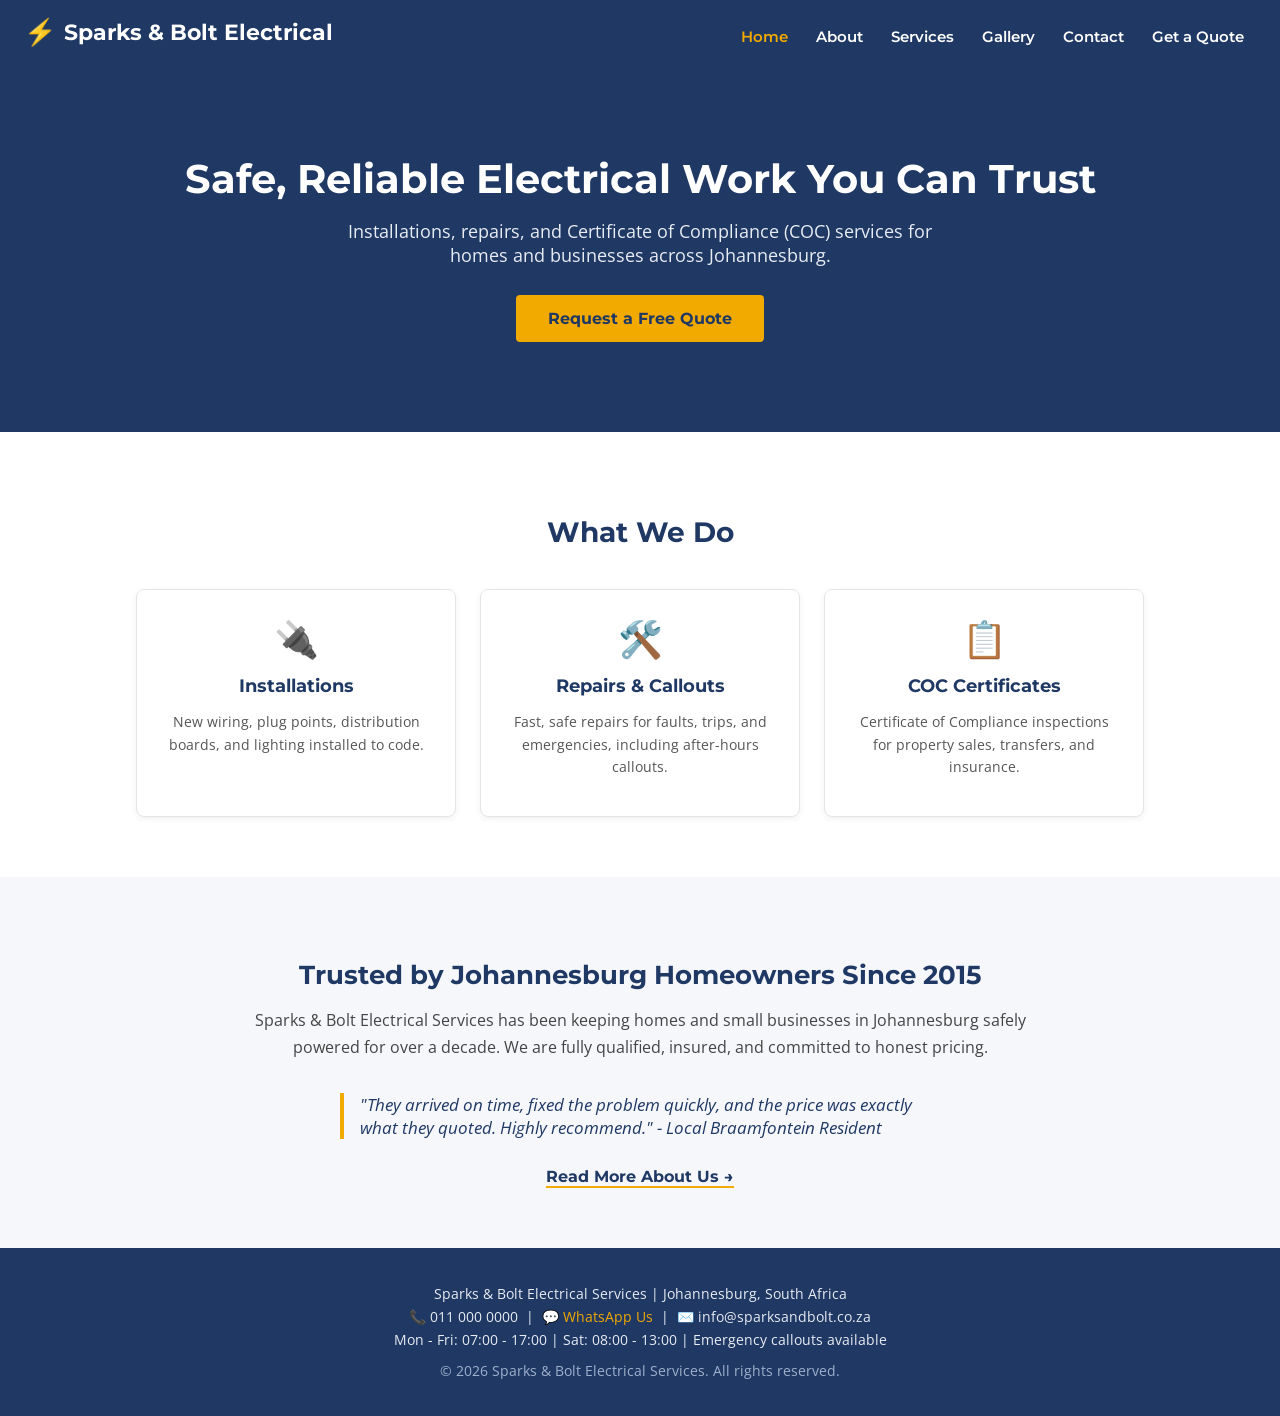
<file: index.html>
<!DOCTYPE html>
<html lang="en">
<head>
  <meta charset="UTF-8">
  <meta name="viewport" content="width=device-width, initial-scale=1.0">
  <title>Sparks & Bolt Electrical Services | Trusted Electricians in Johannesburg</title>
  <meta name="description" content="Sparks & Bolt Electrical Services offers reliable electrical installations, repairs, and Certificate of Compliance (COC) inspections across Johannesburg.">
  <link rel="preconnect" href="https://fonts.googleapis.com">
  <link href="https://fonts.googleapis.com/css2?family=Montserrat:wght@600;700;800&family=Open+Sans:wght@400;600&display=swap" rel="stylesheet">
  <link rel="stylesheet" href="css/style.css">
</head>
<body>

  <!-- ===================== HEADER ===================== -->
  <header class="header">
    <div class="header-brand">
      <span class="header-logo">⚡</span>
      <span class="header-name">Sparks &amp; Bolt Electrical</span>
    </div>

    <!-- ===================== NAVIGATION ===================== -->
    <nav class="nav">
      <a href="index.html" class="nav-link active">Home</a>
      <a href="pages/about.html" class="nav-link">About</a>
      <a href="pages/services.html" class="nav-link">Services</a>
      <a href="pages/gallery.html" class="nav-link">Gallery</a>
      <a href="pages/contact.html" class="nav-link">Contact</a>
      <!-- Added Get a Quote link here -->
      <a href="pages/enquiry.html" style="color:#FFFFFF; text-decoration:none; font-family:'Montserrat', sans-serif; font-weight:600; margin:0 12px; font-size:15px;">Get a Quote</a>
    </nav>
  </header>

  <main>
    <!-- ===================== HERO ===================== -->
    <section class="hero">
      <h1 class="hero-title">Safe, Reliable Electrical Work You Can Trust</h1>
      <p class="hero-text">Installations, repairs, and Certificate of Compliance (COC) services for homes and businesses across Johannesburg.</p>
      <a href="pages/contact.html" class="btn-primary">Request a Free Quote</a>
    </section>

    <!-- ===================== SERVICE HIGHLIGHTS ===================== -->
    <section class="section">
      <h2 class="section-title">What We Do</h2>
      <div class="services-grid">

        <div class="service-card">
          <div class="service-icon">🔌</div>
          <h3 class="service-title">Installations</h3>
          <p class="service-text">New wiring, plug points, distribution boards, and lighting installed to code.</p>
        </div>

        <div class="service-card">
          <div class="service-icon">🛠️</div>
          <h3 class="service-title">Repairs &amp; Callouts</h3>
          <p class="service-text">Fast, safe repairs for faults, trips, and emergencies, including after-hours callouts.</p>
        </div>

        <div class="service-card">
          <div class="service-icon">📋</div>
          <h3 class="service-title">COC Certificates</h3>
          <p class="service-text">Certificate of Compliance inspections for property sales, transfers, and insurance.</p>
        </div>

      </div>
    </section>

    <!-- ===================== ABOUT / TESTIMONIAL PREVIEW ===================== -->
    <section class="about-preview">
      <div class="about-preview-inner">
        <h2 class="about-title">Trusted by Johannesburg Homeowners Since 2015</h2>
        <p class="about-text">Sparks &amp; Bolt Electrical Services has been keeping homes and small businesses in Johannesburg safely powered for over a decade. We are fully qualified, insured, and committed to honest pricing.</p>
        <blockquote class="quote">
          "They arrived on time, fixed the problem quickly, and the price was exactly what they quoted. Highly recommend." - Local Braamfontein Resident
        </blockquote>
        <a href="pages/about.html" class="link-more">Read More About Us →</a>
      </div>
    </section>
  </main>

  <!-- ===================== FOOTER ===================== -->
  <footer class="footer">
    <p>Sparks &amp; Bolt Electrical Services | Johannesburg, South Africa</p>
    <p>📞 011 000 0000 &nbsp;|&nbsp; 💬 <a href="https://wa.me/27600000000">WhatsApp Us</a> &nbsp;|&nbsp; ✉️ info@sparksandbolt.co.za</p>
    <p>Mon - Fri: 07:00 - 17:00 | Sat: 08:00 - 13:00 | Emergency callouts available</p>
    <p class="footer-copyright">&copy; 2026 Sparks &amp; Bolt Electrical Services. All rights reserved.</p>
  </footer>

</body>
</html>
</file>
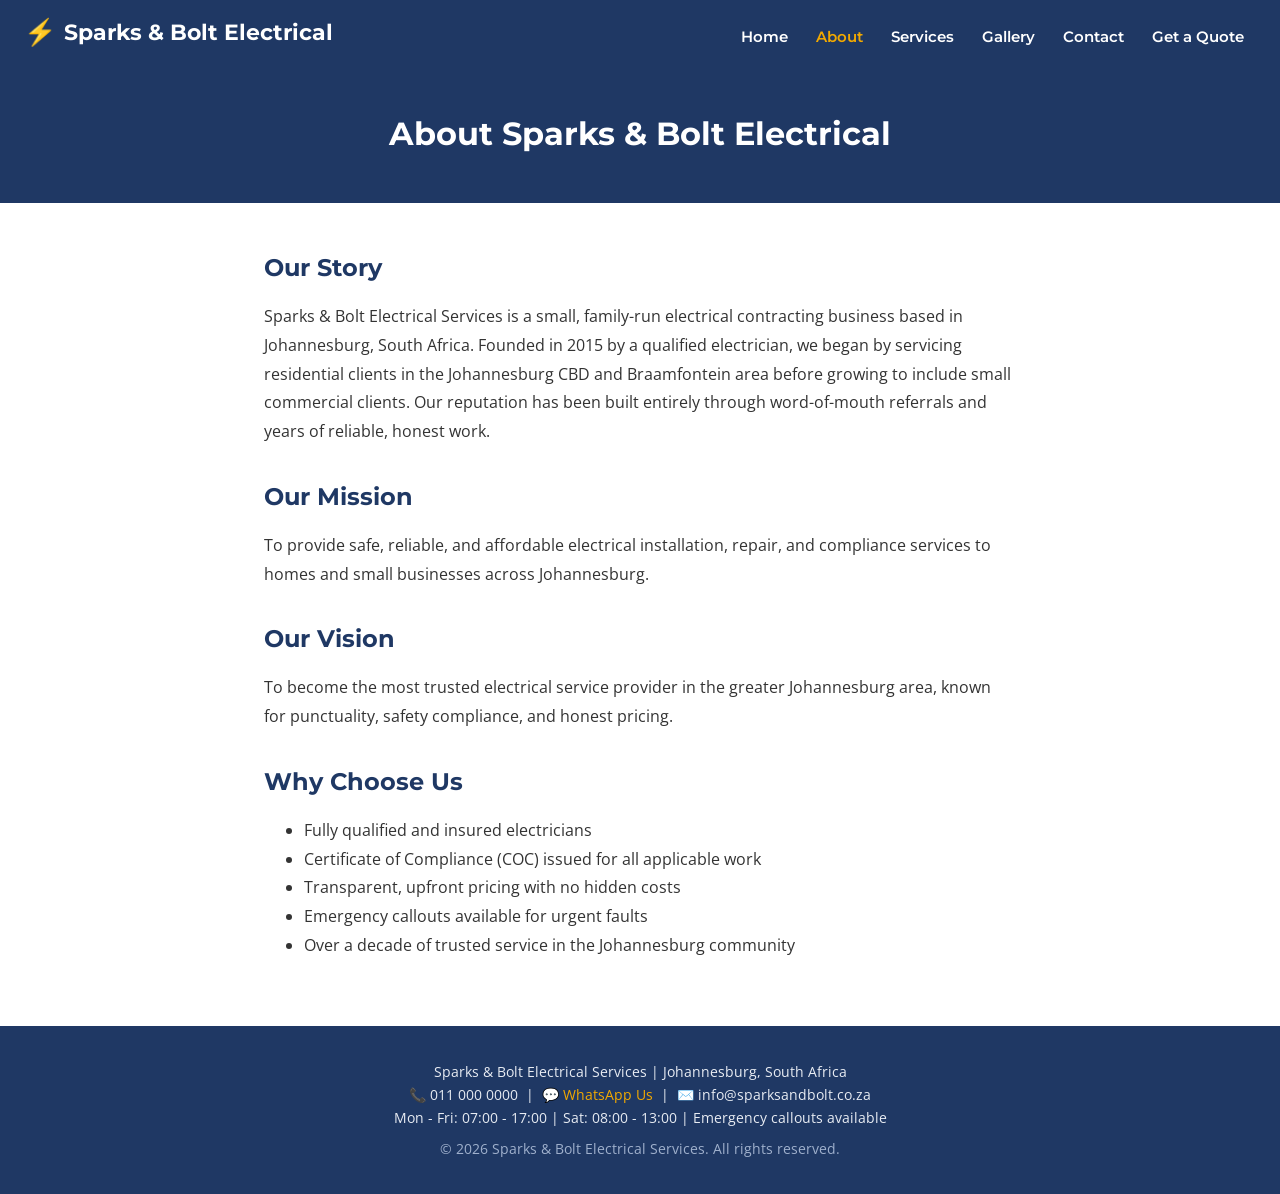
<file: pages/about.html>
<!DOCTYPE html>
<html lang="en">
<head>
  <meta charset="UTF-8">
  <meta name="viewport" content="width=device-width, initial-scale=1.0">
  <title>About Us | Sparks & Bolt Electrical Services</title>
  <meta name="description" content="Learn about Sparks & Bolt Electrical Services, a family-run electrical business serving Johannesburg since 2015.">
  <link rel="preconnect" href="https://fonts.googleapis.com">
  <link href="https://fonts.googleapis.com/css2?family=Montserrat:wght@600;700;800&family=Open+Sans:wght@400;600&display=swap" rel="stylesheet">
  <link rel="stylesheet" href="../css/style.css">
</head>
<body>

  <header class="header">
    <div class="header-brand">
      <span class="header-logo">⚡</span>
      <span class="header-name">Sparks &amp; Bolt Electrical</span>
    </div>
    <nav class="nav">
      <a href="../index.html" class="nav-link">Home</a>
      <a href="about.html" class="nav-link active">About</a>
      <a href="services.html" class="nav-link">Services</a>
      <a href="gallery.html" class="nav-link">Gallery</a>
      <a href="contact.html" class="nav-link">Contact</a>
      <!-- Added Get a Quote link here -->
      <a href="enquiry.html" style="color:#FFFFFF; text-decoration:none; font-family:'Montserrat', sans-serif; font-weight:600; margin:0 12px; font-size:15px;">Get a Quote</a>
    </nav>
  </header>

  <main>
    <section class="page-banner">
      <h1 class="page-banner-title">About Sparks &amp; Bolt Electrical</h1>
    </section>

    <section class="content">
      <h2>Our Story</h2>
      <p>
        Sparks &amp; Bolt Electrical Services is a small, family-run electrical contracting business based in Johannesburg, South Africa.
        Founded in 2015 by a qualified electrician, we began by servicing residential clients in the Johannesburg CBD and Braamfontein
        area before growing to include small commercial clients. Our reputation has been built entirely through word-of-mouth referrals
        and years of reliable, honest work.
      </p>

      <h2>Our Mission</h2>
      <p>
        To provide safe, reliable, and affordable electrical installation, repair, and compliance services to homes and small
        businesses across Johannesburg.
      </p>

      <h2>Our Vision</h2>
      <p>
        To become the most trusted electrical service provider in the greater Johannesburg area, known for punctuality, safety
        compliance, and honest pricing.
      </p>

      <h2>Why Choose Us</h2>
      <ul>
        <li>Fully qualified and insured electricians</li>
        <li>Certificate of Compliance (COC) issued for all applicable work</li>
        <li>Transparent, upfront pricing with no hidden costs</li>
        <li>Emergency callouts available for urgent faults</li>
        <li>Over a decade of trusted service in the Johannesburg community</li>
      </ul>
    </section>
  </main>

  <footer class="footer">
    <p>Sparks &amp; Bolt Electrical Services | Johannesburg, South Africa</p>
    <p>📞 011 000 0000 &nbsp;|&nbsp; 💬 <a href="https://wa.me/27600000000">WhatsApp Us</a> &nbsp;|&nbsp; ✉️ info@sparksandbolt.co.za</p>
    <p>Mon - Fri: 07:00 - 17:00 | Sat: 08:00 - 13:00 | Emergency callouts available</p>
    <p class="footer-copyright">&copy; 2026 Sparks &amp; Bolt Electrical Services. All rights reserved.</p>
  </footer>

</body>
</html>
</file>
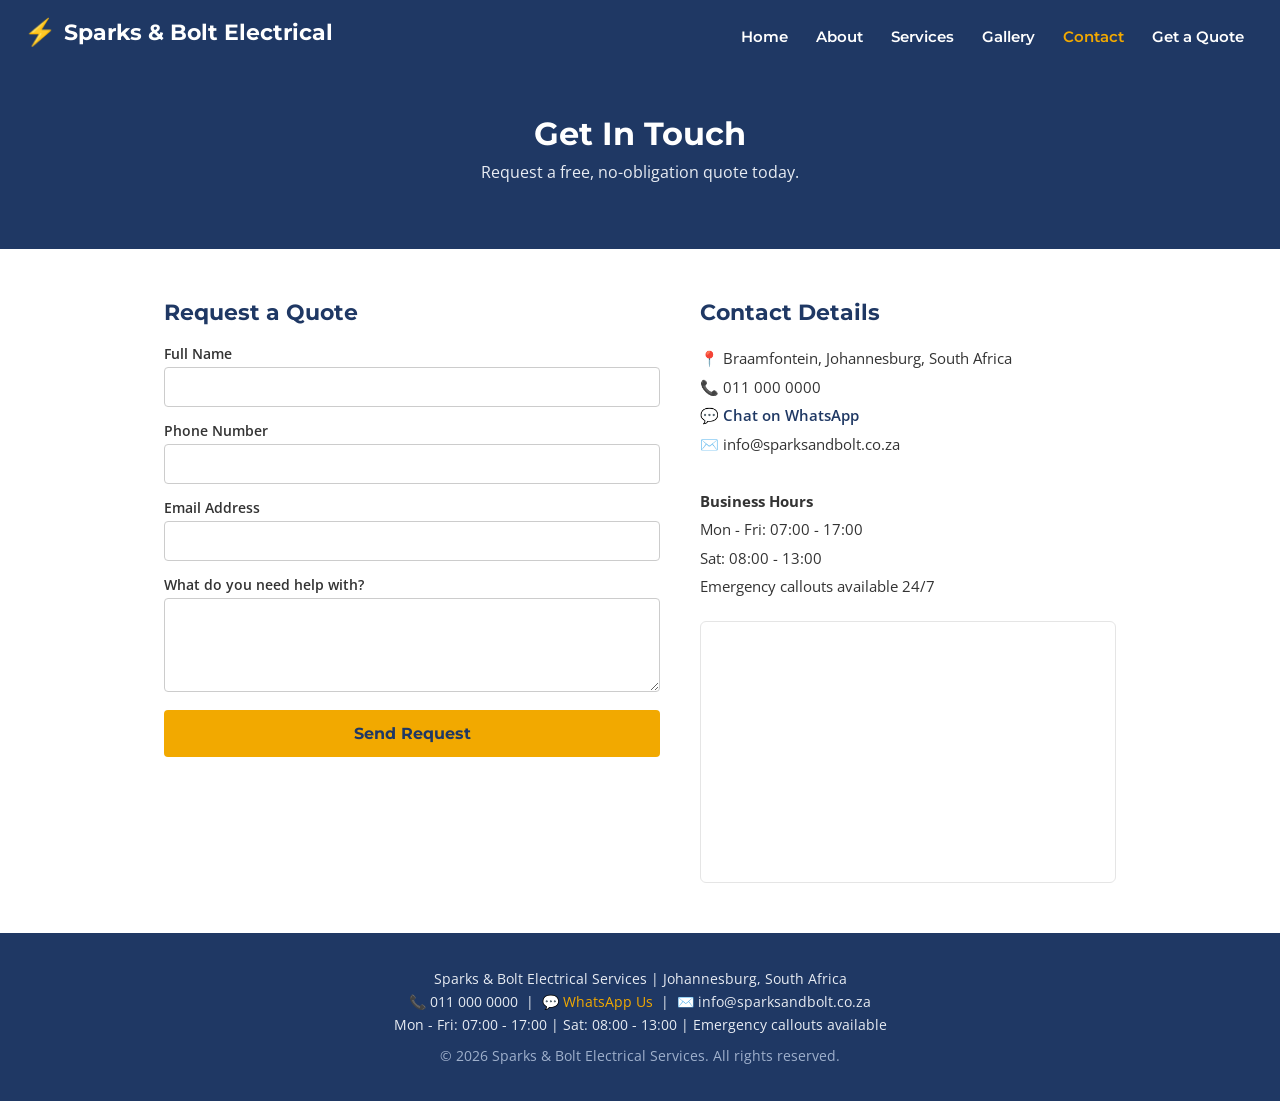
<file: pages/contact.html>
<!DOCTYPE html>
<html lang="en">
<head>
  <meta charset="UTF-8">
  <meta name="viewport" content="width=device-width, initial-scale=1.0">
  <title>Contact Us | Sparks & Bolt Electrical Services</title>
  <meta name="description" content="Contact Sparks & Bolt Electrical Services for a free quote on electrical installations, repairs, or COC certificates in Johannesburg.">
  <link rel="preconnect" href="https://fonts.googleapis.com">
  <link href="https://fonts.googleapis.com/css2?family=Montserrat:wght@600;700;800&family=Open+Sans:wght@400;600&display=swap" rel="stylesheet">
  <link rel="stylesheet" href="../css/style.css">
</head>
<body>

  <header class="header">
    <div class="header-brand">
      <span class="header-logo">⚡</span>
      <span class="header-name">Sparks &amp; Bolt Electrical</span>
    </div>
    <nav class="nav">
      <a href="../index.html" class="nav-link">Home</a>
      <a href="about.html" class="nav-link">About</a>
      <a href="services.html" class="nav-link">Services</a>
      <a href="gallery.html" class="nav-link">Gallery</a>
      <a href="contact.html" class="nav-link active">Contact</a>
      <!-- Added Get a Quote link here -->
      <a href="enquiry.html" style="color:#FFFFFF; text-decoration:none; font-family:'Montserrat', sans-serif; font-weight:600; margin:0 12px; font-size:15px;">Get a Quote</a>
    </nav>
  </header>

  <main>
    <section class="page-banner">
      <h1 class="page-banner-title">Get In Touch</h1>
      <p class="page-banner-sub">Request a free, no-obligation quote today.</p>
    </section>

    <section class="contact-grid">

      <!-- Contact form -->
      <div class="contact-col">
        <h2>Request a Quote</h2>
        
        <form id="contactForm" class="form" novalidate>
          
          <label class="form-label">Full Name
            <input type="text" id="contactName" name="name" class="form-input">
            <span id="nameError" style="display:none; color:#d32f2f; font-size:12px; margin-top:4px;">Please enter your full name.</span>
          </label>
          
          <label class="form-label">Phone Number
            <input type="tel" id="contactPhone" name="phone" class="form-input">
            <span id="phoneError" style="display:none; color:#d32f2f; font-size:12px; margin-top:4px;">Please enter a valid 10-digit SA number (e.g. 0821234567).</span>
          </label>
          
          <label class="form-label">Email Address
            <input type="email" id="contactEmail" name="email" class="form-input">
            <span id="emailError" style="display:none; color:#d32f2f; font-size:12px; margin-top:4px;">Please enter a valid email address.</span>
          </label>
          
          <label class="form-label">What do you need help with?
            <textarea id="contactMessage" name="message" rows="4" class="form-textarea"></textarea>
            <span id="msgError" style="display:none; color:#d32f2f; font-size:12px; margin-top:4px;">Please provide a brief description (at least 10 characters).</span>
          </label>
          
          <button type="submit" class="btn-submit">Send Request</button>
          
        </form>
      </div>

      <!-- Contact details + map -->
      <div class="contact-col-narrow">
        <h2>Contact Details</h2>
        <p class="contact-details">
          📍 Braamfontein, Johannesburg, South Africa<br>
          📞 011 000 0000<br>
          💬 <a href="https://wa.me/27600000000" style="color:#1F3864; font-weight:600;">Chat on WhatsApp</a><br>
          ✉️ info@sparksandbolt.co.za<br><br>
          <strong>Business Hours</strong><br>
          Mon - Fri: 07:00 - 17:00<br>
          Sat: 08:00 - 13:00<br>
          Emergency callouts available 24/7
        </p>

        <div class="map-wrap">
          <iframe
            class="map-frame"
            title="Sparks and Bolt Electrical Services location map"
            src="https://www.google.com/maps?q=Braamfontein,Johannesburg&output=embed"
            width="100%" height="260" loading="lazy">
          </iframe>
        </div>
      </div>

    </section>
  </main>

  <!-- Success Modal (Hidden by default) -->
  <div id="successModal" style="display:none; position:fixed; z-index:1000; left:0; top:0; width:100%; height:100%; background-color:rgba(0,0,0,0.5);">
    <div style="background-color:#fefefe; margin:15% auto; padding:20px; border:1px solid #888; width:80%; max-width:500px; border-radius:8px; text-align:center; font-family:'Open Sans', sans-serif;">
      <h2 style="color: #1F3864; font-family:'Montserrat', sans-serif;">Message Sent!</h2>
      <p>Thank you! Your message has been sent to Sparks & Bolt Electrical. We will get back to you shortly.</p>
      <button id="closeModalBtn" style="background-color:#1F3864; color:white; padding:10px 20px; border:none; border-radius:4px; cursor:pointer; margin-top:15px; font-family:'Montserrat', sans-serif;">Close</button>
    </div>
  </div>

  <footer class="footer">
    <p>Sparks &amp; Bolt Electrical Services | Johannesburg, South Africa</p>
    <p>📞 011 000 0000 &nbsp;|&nbsp; 💬 <a href="https://wa.me/27600000000">WhatsApp Us</a> &nbsp;|&nbsp; ✉️ info@sparksandbolt.co.za</p>
    <p>Mon - Fri: 07:00 - 17:00 | Sat: 08:00 - 13:00 | Emergency callouts available</p>
    <p class="footer-copyright">&copy; 2026 Sparks &amp; Bolt Electrical Services. All rights reserved.</p>
  </footer>

  <!-- Link to JavaScript File -->
  <script src="../js/script.js"></script>
</body>
</html>
</file>
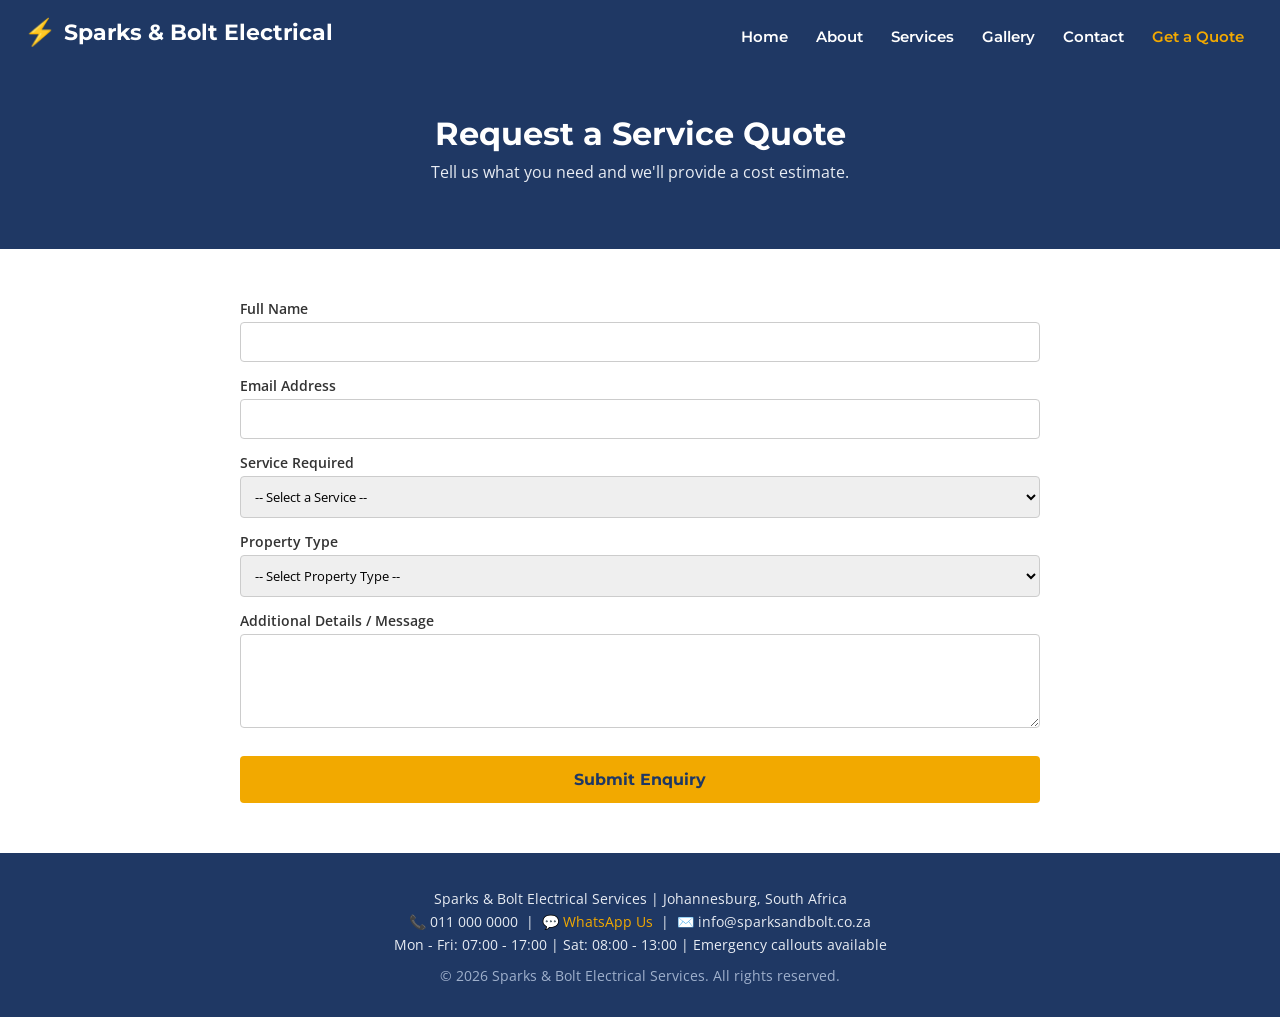
<file: pages/enquiry.html>
<!DOCTYPE html>
<html lang="en">
<head>
  <meta charset="UTF-8">
  <meta name="viewport" content="width=device-width, initial-scale=1.0">
  <title>Request a Quote | Sparks & Bolt Electrical Services</title>
  <meta name="description" content="Request a specific quote for electrical installations, repairs, or COC certificates in Johannesburg.">
  <link rel="preconnect" href="https://fonts.googleapis.com">
  <link href="https://fonts.googleapis.com/css2?family=Montserrat:wght@600;700;800&family=Open+Sans:wght@400;600&display=swap" rel="stylesheet">
</head>
<body style="margin:0; padding:0; font-family:'Open Sans', Arial, sans-serif; color:#222222; background-color:#FFFFFF;">

  <header style="background-color:#1F3864; padding:16px 24px; display:flex; align-items:center; justify-content:space-between; flex-wrap:wrap;">
    <div style="display:flex; align-items:center;">
      <span style="font-family:'Montserrat', sans-serif; font-weight:800; font-size:26px; color:#F2A900;">⚡</span>
      <span style="font-family:'Montserrat', sans-serif; font-weight:700; font-size:22px; color:#FFFFFF; margin-left:8px;">Sparks &amp; Bolt Electrical</span>
    </div>
    <nav style="margin-top:8px;">
      <a href="../index.html" style="color:#FFFFFF; text-decoration:none; font-family:'Montserrat', sans-serif; font-weight:600; margin:0 12px; font-size:15px;">Home</a>
      <a href="about.html" style="color:#FFFFFF; text-decoration:none; font-family:'Montserrat', sans-serif; font-weight:600; margin:0 12px; font-size:15px;">About</a>
      <a href="services.html" style="color:#FFFFFF; text-decoration:none; font-family:'Montserrat', sans-serif; font-weight:600; margin:0 12px; font-size:15px;">Services</a>
      <a href="gallery.html" style="color:#FFFFFF; text-decoration:none; font-family:'Montserrat', sans-serif; font-weight:600; margin:0 12px; font-size:15px;">Gallery</a>
      <a href="contact.html" style="color:#FFFFFF; text-decoration:none; font-family:'Montserrat', sans-serif; font-weight:600; margin:0 12px; font-size:15px;">Contact</a>
      <a href="enquiry.html" style="color:#F2A900; text-decoration:none; font-family:'Montserrat', sans-serif; font-weight:600; margin:0 12px; font-size:15px;">Get a Quote</a>
    </nav>
  </header>

  <main>
    <section style="background-color:#1F3864; padding:50px 24px; text-align:center;">
      <h1 style="font-family:'Montserrat', sans-serif; color:#FFFFFF; font-size:32px; margin:0;">Request a Service Quote</h1>
      <p style="color:#E8ECF3; font-size:16px; margin-top:8px;">Tell us what you need and we'll provide a cost estimate.</p>
    </section>

    <section style="max-width:800px; margin:0 auto; padding:50px 24px;">
      
      <!-- Enquiry Form -->
      <form id="enquiryForm" novalidate style="display:flex; flex-direction:column; gap:14px;">
        
        <label style="font-size:14px; font-weight:600; color:#333333;">Full Name
          <input type="text" id="enqName" name="name" style="width:100%; padding:10px; margin-top:4px; border:1px solid #CCCCCC; border-radius:4px; box-sizing:border-box; font-family:'Open Sans', sans-serif;">
          <span id="enqNameError" style="display:none; color:#d32f2f; font-size:12px; margin-top:4px;">Please enter your full name.</span>
        </label>

        <label style="font-size:14px; font-weight:600; color:#333333;">Email Address
          <input type="email" id="enqEmail" name="email" style="width:100%; padding:10px; margin-top:4px; border:1px solid #CCCCCC; border-radius:4px; box-sizing:border-box; font-family:'Open Sans', sans-serif;">
          <span id="enqEmailError" style="display:none; color:#d32f2f; font-size:12px; margin-top:4px;">Please enter a valid email address.</span>
        </label>

        <label style="font-size:14px; font-weight:600; color:#333333;">Service Required
          <select id="enqService" name="service" style="width:100%; padding:10px; margin-top:4px; border:1px solid #CCCCCC; border-radius:4px; box-sizing:border-box; font-family:'Open Sans', sans-serif;">
            <option value="">-- Select a Service --</option>
            <option value="installation">New Installation / Wiring</option>
            <option value="repair">Repairs & Callouts</option>
            <option value="coc">Certificate of Compliance (COC)</option>
            <option value="maintenance">Business Maintenance</option>
          </select>
          <span id="enqServiceError" style="display:none; color:#d32f2f; font-size:12px; margin-top:4px;">Please select a service.</span>
        </label>

        <label style="font-size:14px; font-weight:600; color:#333333;">Property Type
          <select id="enqProperty" name="property" style="width:100%; padding:10px; margin-top:4px; border:1px solid #CCCCCC; border-radius:4px; box-sizing:border-box; font-family:'Open Sans', sans-serif;">
            <option value="">-- Select Property Type --</option>
            <option value="residential">Residential / Home</option>
            <option value="commercial">Commercial / Business</option>
          </select>
          <span id="enqPropertyError" style="display:none; color:#d32f2f; font-size:12px; margin-top:4px;">Please select a property type.</span>
        </label>

        <label style="font-size:14px; font-weight:600; color:#333333;">Additional Details / Message
          <textarea id="enqMessage" name="message" rows="4" style="width:100%; padding:10px; margin-top:4px; border:1px solid #CCCCCC; border-radius:4px; box-sizing:border-box; font-family:'Open Sans', sans-serif;"></textarea>
          <span id="enqMessageError" style="display:none; color:#d32f2f; font-size:12px; margin-top:4px;">Please provide a brief description (at least 10 characters).</span>
        </label>

        <button type="submit" style="background-color:#F2A900; color:#1F3864; font-family:'Montserrat', sans-serif; font-weight:700; border:none; padding:14px; border-radius:4px; font-size:16px; cursor:pointer; margin-top:10px;">Submit Enquiry</button>
      </form>

    </section>
  </main>

  <!-- Success Modal for Dynamic Response -->
  <div id="enqSuccessModal" style="display:none; position:fixed; z-index:1000; left:0; top:0; width:100%; height:100%; background-color:rgba(0,0,0,0.5);">
    <div style="background-color:#fefefe; margin:15% auto; padding:20px; border:1px solid #888; width:80%; max-width:500px; border-radius:8px; text-align:center; font-family:'Open Sans', sans-serif;">
      <h2 style="color: #1F3864; font-family:'Montserrat', sans-serif;">Enquiry Received!</h2>
      <p id="dynamicResponseText" style="line-height:1.6;">Thank you. We have received your request.</p>
      <button id="closeEnqModalBtn" style="background-color:#1F3864; color:white; padding:10px 20px; border:none; border-radius:4px; cursor:pointer; margin-top:15px; font-family:'Montserrat', sans-serif;">Close</button>
    </div>
  </div>

  <footer style="background-color:#1F3864; color:#E8ECF3; padding:32px 24px; text-align:center; font-size:14px;">
    <p style="margin:4px 0;">Sparks &amp; Bolt Electrical Services | Johannesburg, South Africa</p>
    <p style="margin:4px 0;">📞 011 000 0000 &nbsp;|&nbsp; 💬 <a href="https://wa.me/27600000000" style="color:#F2A900; text-decoration:none;">WhatsApp Us</a> &nbsp;|&nbsp; ✉️ info@sparksandbolt.co.za</p>
    <p style="margin:4px 0;">Mon - Fri: 07:00 - 17:00 | Sat: 08:00 - 13:00 | Emergency callouts available</p>
    <p style="margin:12px 0 0 0; color:#9FB0CC;">&copy; 2026 Sparks &amp; Bolt Electrical Services. All rights reserved.</p>
  </footer>

  <script src="../js/script.js"></script>
</body>
</html>
</file>
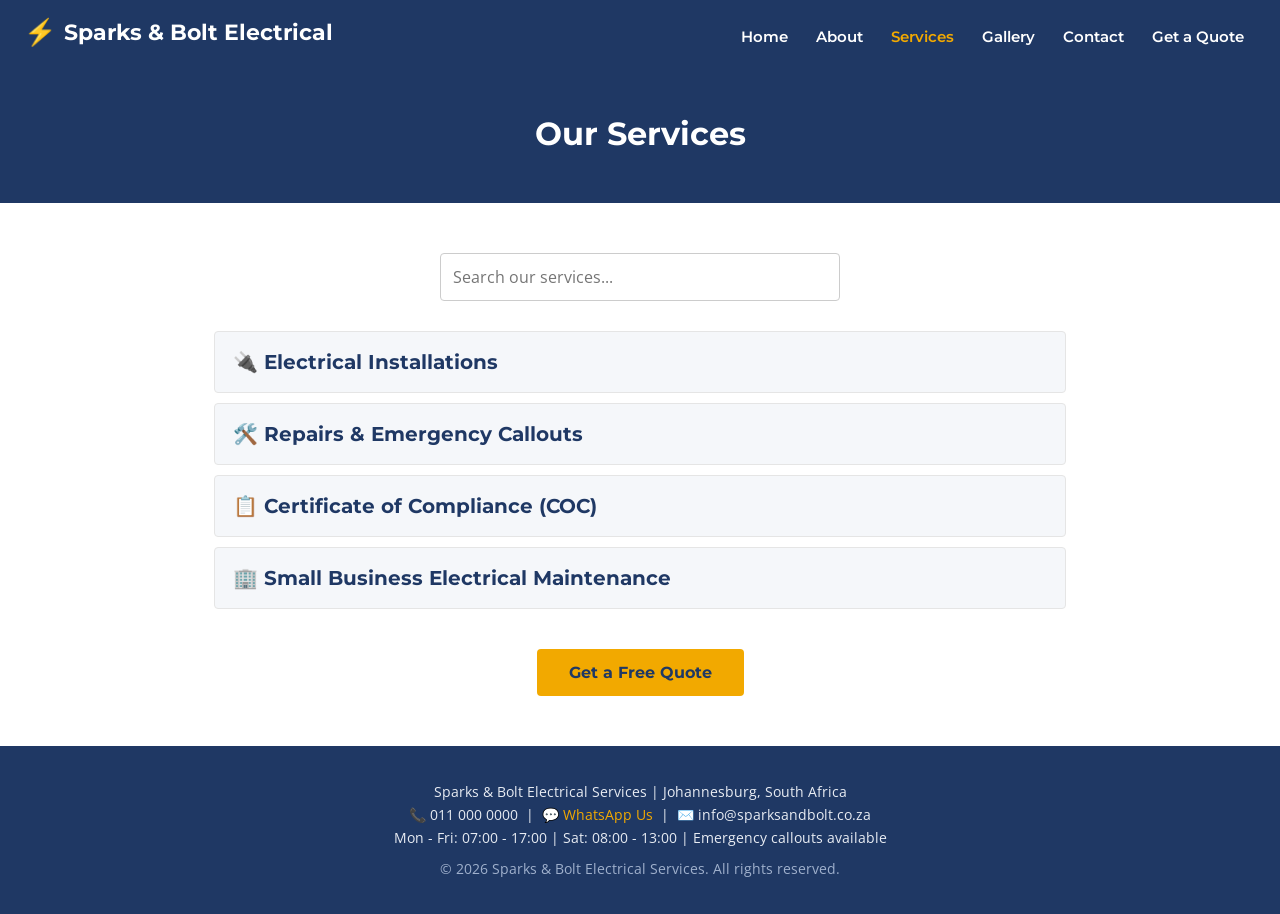
<file: pages/services.html>
<!DOCTYPE html>
<html lang="en">
<head>
  <meta charset="UTF-8">
  <meta name="viewport" content="width=device-width, initial-scale=1.0">
  <title>Our Services | Sparks & Bolt Electrical Services</title>
  <meta name="description" content="Electrical installations, repairs, emergency callouts, and Certificate of Compliance (COC) services in Johannesburg.">
  <link rel="preconnect" href="https://fonts.googleapis.com">
  <link href="https://fonts.googleapis.com/css2?family=Montserrat:wght@600;700;800&family=Open+Sans:wght@400;600&display=swap" rel="stylesheet">
  <link rel="stylesheet" href="../css/style.css">
</head>
<body>

  <header class="header">
    <div class="header-brand">
      <span class="header-logo">⚡</span>
      <span class="header-name">Sparks &amp; Bolt Electrical</span>
    </div>
    <nav class="nav">
      <a href="../index.html" class="nav-link">Home</a>
      <a href="about.html" class="nav-link">About</a>
      <a href="services.html" class="nav-link active">Services</a>
      <a href="gallery.html" class="nav-link">Gallery</a>
      <a href="contact.html" class="nav-link">Contact</a>
      <!-- Added Get a Quote link here -->
      <a href="enquiry.html" style="color:#FFFFFF; text-decoration:none; font-family:'Montserrat', sans-serif; font-weight:600; margin:0 12px; font-size:15px;">Get a Quote</a>
    </nav>
  </header>

  <main>
    <section class="page-banner">
      <h1 class="page-banner-title">Our Services</h1>
    </section>

    <section class="content" style="max-width:900px;">

      <!-- Dynamic Search Filter for Step 4 -->
      <div style="margin-bottom: 30px; text-align: center;">
        <input type="text" id="serviceSearch" placeholder="Search our services..." style="padding: 12px; width: 100%; max-width: 400px; border: 1px solid #CCCCCC; border-radius: 4px; font-family: 'Open Sans', sans-serif; font-size: 16px;">
      </div>

      <!-- Accordion Items -->
      <div class="service-block" style="border-bottom: none; padding-bottom: 0; margin-bottom: 10px;">
        <button class="accordion" style="width:100%; text-align:left; background-color:#F5F7FA; border:1px solid #E5E5E5; padding:18px; font-size:20px; font-family:'Montserrat', sans-serif; color:#1F3864; font-weight:700; cursor:pointer; border-radius:4px;">🔌 Electrical Installations</button>
        <div class="panel" style="display:none; padding: 15px 18px; background-color: #fff; border: 1px solid #E5E5E5; border-top: none;">
          <p style="margin:0; font-size:16px; line-height:1.7; color:#333333;">New wiring, plug points, distribution boards, geyser connections, and lighting installations for homes, renovations, and small commercial properties - all completed to South African electrical safety standards.</p>
        </div>
      </div>

      <div class="service-block" style="border-bottom: none; padding-bottom: 0; margin-bottom: 10px;">
        <button class="accordion" style="width:100%; text-align:left; background-color:#F5F7FA; border:1px solid #E5E5E5; padding:18px; font-size:20px; font-family:'Montserrat', sans-serif; color:#1F3864; font-weight:700; cursor:pointer; border-radius:4px;">🛠️ Repairs &amp; Emergency Callouts</button>
        <div class="panel" style="display:none; padding: 15px 18px; background-color: #fff; border: 1px solid #E5E5E5; border-top: none;">
          <p style="margin:0; font-size:16px; line-height:1.7; color:#333333;">Fast diagnosis and repair of tripping breakers, faulty plug points, flickering lights, and other electrical faults. Emergency callouts are available for urgent situations outside of normal business hours.</p>
        </div>
      </div>

      <div class="service-block" style="border-bottom: none; padding-bottom: 0; margin-bottom: 10px;">
        <button class="accordion" style="width:100%; text-align:left; background-color:#F5F7FA; border:1px solid #E5E5E5; padding:18px; font-size:20px; font-family:'Montserrat', sans-serif; color:#1F3864; font-weight:700; cursor:pointer; border-radius:4px;">📋 Certificate of Compliance (COC)</button>
        <div class="panel" style="display:none; padding: 15px 18px; background-color: #fff; border: 1px solid #E5E5E5; border-top: none;">
          <p style="margin:0; font-size:16px; line-height:1.7; color:#333333;">Legally required electrical compliance inspections and certificates for property sales, transfers, and insurance purposes, issued by a qualified and registered electrician.</p>
        </div>
      </div>

      <div class="service-block" style="border-bottom: none; padding-bottom: 0; margin-bottom: 10px;">
        <button class="accordion" style="width:100%; text-align:left; background-color:#F5F7FA; border:1px solid #E5E5E5; padding:18px; font-size:20px; font-family:'Montserrat', sans-serif; color:#1F3864; font-weight:700; cursor:pointer; border-radius:4px;">🏢 Small Business Electrical Maintenance</button>
        <div class="panel" style="display:none; padding: 15px 18px; background-color: #fff; border: 1px solid #E5E5E5; border-top: none;">
          <p style="margin:0; font-size:16px; line-height:1.7; color:#333333;">Ongoing electrical maintenance contracts for small businesses and shops, including safety inspections, load management advice, and priority callout response.</p>
        </div>
      </div>

      <div class="cta-center" style="margin-top: 40px;">
        <a href="enquiry.html" class="btn-primary">Get a Free Quote</a>
      </div>

    </section>
  </main>

  <footer class="footer">
    <p>Sparks &amp; Bolt Electrical Services | Johannesburg, South Africa</p>
    <p>📞 011 000 0000 &nbsp;|&nbsp; 💬 <a href="https://wa.me/27600000000">WhatsApp Us</a> &nbsp;|&nbsp; ✉️ info@sparksandbolt.co.za</p>
    <p>Mon - Fri: 07:00 - 17:00 | Sat: 08:00 - 13:00 | Emergency callouts available</p>
    <p class="footer-copyright">&copy; 2026 Sparks &amp; Bolt Electrical Services. All rights reserved.</p>
  </footer>

  <!-- Link to JavaScript File -->
  <script src="../js/script.js"></script>
</body>
</html>
</file>
<file: css/style.css>
/* =====================================================
   Sparks & Bolt Electrical Services — Main Stylesheet
   Part 2: External CSS (extracted from Part 1 inline styles)
   ===================================================== */

/* ---------- Base ---------- */
* { box-sizing: border-box; }

body {
  margin: 0;
  padding: 0;
  font-family: 'Open Sans', Arial, sans-serif;
  color: #222222;
  background-color: #FFFFFF;
}

a { text-decoration: none; }

img { max-width: 100%; display: block; }

/* ---------- Header ---------- */
.header {
  background-color: #1F3864;
  padding: 16px 24px;
  display: flex;
  align-items: center;
  justify-content: space-between;
  flex-wrap: wrap;
}

.header-brand {
  display: flex;
  align-items: center;
}

.header-logo {
  font-family: 'Montserrat', sans-serif;
  font-weight: 800;
  font-size: 26px;
  color: #F2A900;
}

.header-name {
  font-family: 'Montserrat', sans-serif;
  font-weight: 700;
  font-size: 22px;
  color: #FFFFFF;
  margin-left: 8px;
}

/* ---------- Navigation ---------- */
.nav {
  margin-top: 8px;
}

.nav-link {
  color: #FFFFFF;
  font-family: 'Montserrat', sans-serif;
  font-weight: 600;
  margin: 0 12px;
  font-size: 15px;
}

.nav-link:hover,
.nav-link.active {
  color: #F2A900;
}

/* ---------- Hero (homepage) ---------- */
.hero {
  background-color: #1F3864;
  background-image: linear-gradient(rgba(31,56,100,0.85), rgba(31,56,100,0.85)),
    url('https://images.unsplash.com/photo-1621905251189-08b45d6a269e?w=1400&q=80');
  background-size: cover;
  background-position: center;
  padding: 90px 24px;
  text-align: center;
}

.hero-title {
  font-family: 'Montserrat', sans-serif;
  color: #FFFFFF;
  font-size: 40px;
  margin: 0 0 16px 0;
}

.hero-text {
  font-family: 'Open Sans', sans-serif;
  color: #E8ECF3;
  font-size: 18px;
  max-width: 640px;
  margin: 0 auto 28px auto;
}

/* ---------- Buttons ---------- */
.btn-primary {
  background-color: #F2A900;
  color: #1F3864;
  font-family: 'Montserrat', sans-serif;
  font-weight: 700;
  padding: 14px 32px;
  border: none;
  border-radius: 4px;
  font-size: 16px;
  display: inline-block;
  cursor: pointer;
}

.btn-submit {
  background-color: #F2A900;
  color: #1F3864;
  font-family: 'Montserrat', sans-serif;
  font-weight: 700;
  border: none;
  padding: 14px;
  border-radius: 4px;
  font-size: 16px;
  cursor: pointer;
}

/* ---------- Generic section / page banner ---------- */
.page-banner {
  background-color: #1F3864;
  padding: 50px 24px;
  text-align: center;
}

.page-banner-title {
  font-family: 'Montserrat', sans-serif;
  color: #FFFFFF;
  font-size: 32px;
  margin: 0;
}

.page-banner-sub {
  color: #E8ECF3;
  font-size: 16px;
  margin-top: 8px;
}

.section {
  padding: 60px 24px;
  max-width: 1100px;
  margin: 0 auto;
}

.section-title {
  font-family: 'Montserrat', sans-serif;
  color: #1F3864;
  text-align: center;
  font-size: 28px;
  margin-bottom: 40px;
}

/* ---------- Service cards (homepage) ---------- */
.services-grid {
  display: flex;
  flex-wrap: wrap;
  justify-content: center;
  gap: 24px;
}

.service-card {
  flex: 1 1 280px;
  max-width: 320px;
  border: 1px solid #E5E5E5;
  border-radius: 8px;
  padding: 24px;
  text-align: center;
  box-shadow: 0 2px 6px rgba(0,0,0,0.06);
}

.service-icon { font-size: 36px; }

.service-title {
  font-family: 'Montserrat', sans-serif;
  color: #1F3864;
  font-size: 18px;
  margin: 12px 0 8px 0;
}

.service-text {
  font-size: 14px;
  color: #555555;
  line-height: 1.6;
}

/* ---------- About / testimonial preview (homepage) ---------- */
.about-preview {
  background-color: #F5F7FA;
  padding: 60px 24px;
}

.about-preview-inner {
  max-width: 800px;
  margin: 0 auto;
  text-align: center;
}

.about-title {
  font-family: 'Montserrat', sans-serif;
  color: #1F3864;
  font-size: 26px;
  margin-bottom: 16px;
}

.about-text {
  color: #444444;
  font-size: 16px;
  line-height: 1.7;
}

.quote {
  font-style: italic;
  color: #1F3864;
  font-size: 17px;
  border-left: 4px solid #F2A900;
  padding-left: 16px;
  margin: 32px auto 0 auto;
  text-align: left;
  max-width: 600px;
}

.link-more {
  display: inline-block;
  margin-top: 28px;
  color: #1F3864;
  font-family: 'Montserrat', sans-serif;
  font-weight: 700;
  border-bottom: 2px solid #F2A900;
}

/* ---------- Content pages (About / Services) ---------- */
.content {
  max-width: 800px;
  margin: 0 auto;
  padding: 50px 24px;
}

.content h2 {
  font-family: 'Montserrat', sans-serif;
  color: #1F3864;
  font-size: 24px;
  margin-top: 36px;
}

.content h2:first-child { margin-top: 0; }

.content p,
.content li {
  font-size: 16px;
  line-height: 1.8;
  color: #333333;
}

.content ul { line-height: 1.9; }

.service-block {
  border-bottom: 1px solid #E5E5E5;
  padding-bottom: 28px;
  margin-bottom: 28px;
}

.service-block:last-of-type {
  border-bottom: none;
}

.service-block h2 {
  font-family: 'Montserrat', sans-serif;
  color: #1F3864;
  font-size: 22px;
  margin-top: 0;
}

.cta-center {
  text-align: center;
  margin-top: 48px;
}

/* ---------- Gallery page ---------- */
.gallery-grid {
  display: flex;
  flex-wrap: wrap;
  gap: 20px;
  justify-content: center;
}

.gallery-figure {
  margin: 0;
  width: 300px;
}

.gallery-img {
  width: 100%;
  height: 220px;
  object-fit: cover;
  border-radius: 6px;
}

.gallery-caption {
  font-size: 14px;
  color: #555555;
  margin-top: 8px;
  text-align: center;
}

/* ---------- Contact page ---------- */
.contact-grid {
  max-width: 1000px;
  margin: 0 auto;
  padding: 50px 24px;
  display: flex;
  flex-wrap: wrap;
  gap: 40px;
}

.contact-col { flex: 1 1 380px; }
.contact-col-narrow { flex: 1 1 300px; }

.contact-col h2,
.contact-col-narrow h2 {
  font-family: 'Montserrat', sans-serif;
  color: #1F3864;
  font-size: 22px;
  margin-top: 0;
}

.form {
  display: flex;
  flex-direction: column;
  gap: 14px;
}

.form-label {
  font-size: 14px;
  font-weight: 600;
  color: #333333;
}

.form-input,
.form-textarea {
  width: 100%;
  padding: 10px;
  margin-top: 4px;
  border: 1px solid #CCCCCC;
  border-radius: 4px;
  font-family: 'Open Sans', sans-serif;
}

.form-note {
  font-size: 12px;
  color: #888888;
  margin: 0;
}

.contact-details {
  font-size: 15px;
  line-height: 1.9;
  color: #333333;
}

.map-wrap {
  margin-top: 20px;
  border-radius: 6px;
  overflow: hidden;
  border: 1px solid #E5E5E5;
}

.map-frame {
  border: 0;
  display: block;
}

/* ---------- Footer ---------- */
.footer {
  background-color: #1F3864;
  color: #E8ECF3;
  padding: 32px 24px;
  text-align: center;
  font-size: 14px;
}

.footer p { margin: 4px 0; }

.footer a {
  color: #F2A900;
}

.footer-copyright {
  margin-top: 12px !important;
  color: #9FB0CC;
}

/* ---------- Responsive tweaks ---------- */
@media (max-width: 600px) {
  .hero-title { font-size: 30px; }
  .page-banner-title { font-size: 26px; }
}
</file>
